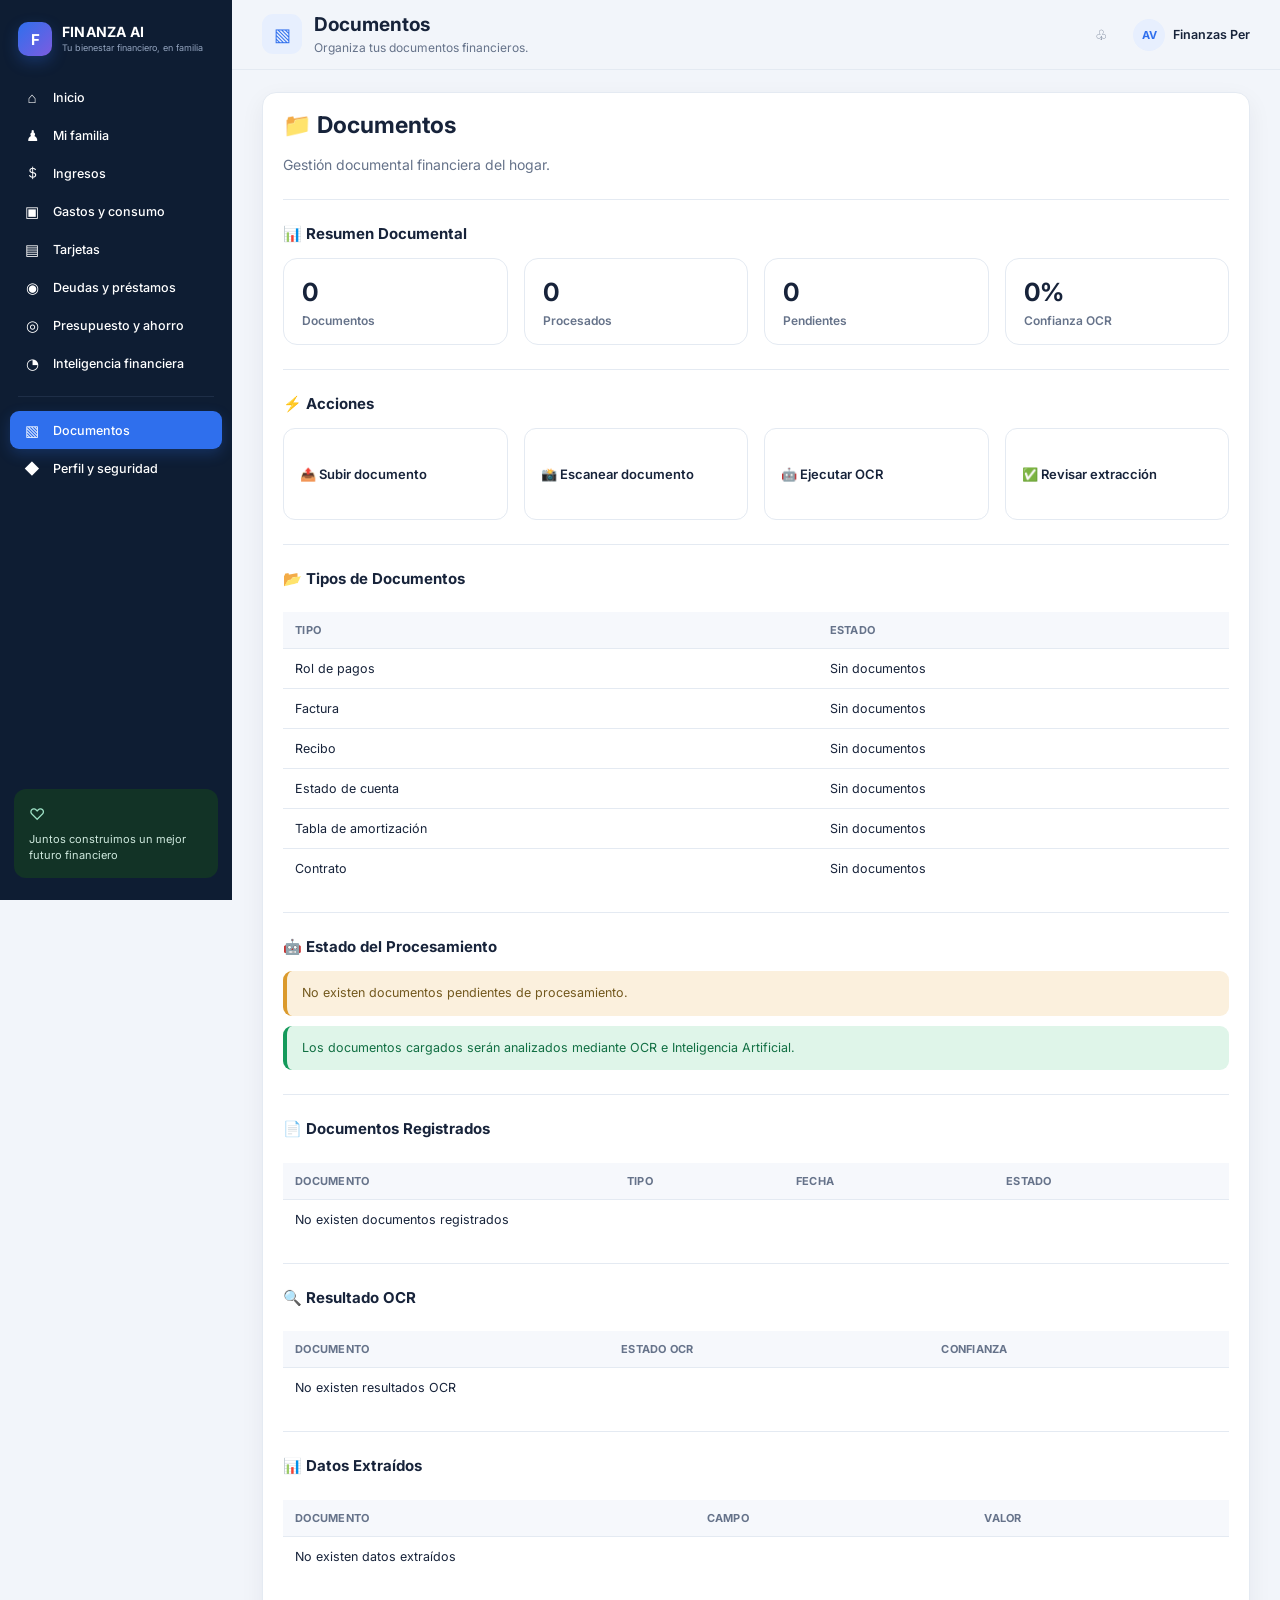
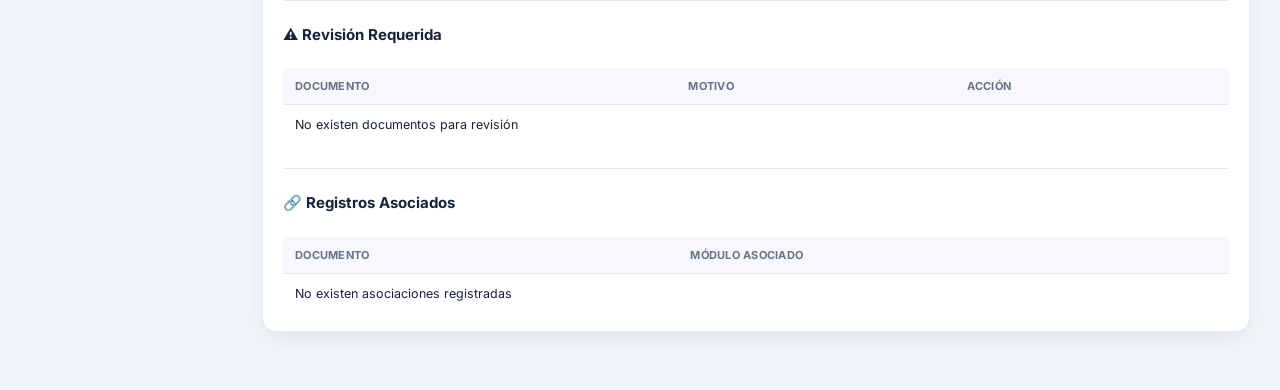
<file: documentos.html>
<!DOCTYPE html>
<html lang="es">

<head>
<meta charset="UTF-8">
<meta name="viewport" content="width=device-width, initial-scale=1.0">

<title>FINANZA AI - Documentos</title>

<style>

body{
    font-family: Arial, sans-serif;
    background:#f4f6f9;
    margin:0;
    padding:20px;
}

.card{
    background:white;
    border-radius:12px;
    padding:20px;
    max-width:1200px;
    margin:auto;
    box-shadow:0 2px 10px rgba(0,0,0,.1);
}

.stats{
    display:flex;
    flex-wrap:wrap;
    gap:15px;
}

.stat{
    background:#eef2ff;
    padding:15px;
    border-radius:10px;
    min-width:180px;
}

.value{
    font-size:28px;
    font-weight:bold;
}

.action{
    background:#dbeafe;
    padding:15px;
    border-radius:10px;
    min-width:220px;
}

.table{
    width:100%;
    border-collapse:collapse;
    margin-top:15px;
}

.table th{
    background:#eef2ff;
    padding:12px;
    text-align:left;
}

.table td{
    padding:12px;
    border-bottom:1px solid #ddd;
}

.alert{
    background:#fff7ed;
    border-left:4px solid #f59e0b;
    padding:15px;
    border-radius:8px;
    margin-bottom:10px;
}

.success{
    background:#ecfdf5;
    border-left:4px solid #10b981;
    padding:15px;
    border-radius:8px;
    margin-bottom:10px;
}

a{
    text-decoration:none;
}

hr{
    margin-top:30px;
    margin-bottom:30px;
}

</style>

<link rel="stylesheet" href="./assets/styles.css"> 
    
</head>

<body>

<div class="card">

<h1>📁 Documentos</h1>

<p>
Gestión documental financiera del hogar.
</p>

<a href="index.html">
⬅ Volver al inicio
</a>

<hr>

<h2>📊 Resumen Documental</h2>

<div class="stats">

<div class="stat">
<div class="value">0</div>
<div>Documentos</div>
</div>

<div class="stat">
<div class="value">0</div>
<div>Procesados</div>
</div>

<div class="stat">
<div class="value">0</div>
<div>Pendientes</div>
</div>

<div class="stat">
<div class="value">0%</div>
<div>Confianza OCR</div>
</div>

</div>

<hr>

<h2>⚡ Acciones</h2>

<div class="stats">

<div class="action">
📤 Subir documento
</div>

<div class="action">
📸 Escanear documento
</div>

<div class="action">
🤖 Ejecutar OCR
</div>

<div class="action">
✅ Revisar extracción
</div>

</div>

<hr>

<h2>📂 Tipos de Documentos</h2>

<table class="table">

<tr>
<th>Tipo</th>
<th>Estado</th>
</tr>

<tr>
<td>Rol de pagos</td>
<td>Sin documentos</td>
</tr>

<tr>
<td>Factura</td>
<td>Sin documentos</td>
</tr>

<tr>
<td>Recibo</td>
<td>Sin documentos</td>
</tr>

<tr>
<td>Estado de cuenta</td>
<td>Sin documentos</td>
</tr>

<tr>
<td>Tabla de amortización</td>
<td>Sin documentos</td>
</tr>

<tr>
<td>Contrato</td>
<td>Sin documentos</td>
</tr>

</table>

<hr>

<h2>🤖 Estado del Procesamiento</h2>

<div class="alert">
No existen documentos pendientes de procesamiento.
</div>

<div class="success">
Los documentos cargados serán analizados mediante OCR e Inteligencia Artificial.
</div>

<hr>

<h2>📄 Documentos Registrados</h2>

<table class="table">

<tr>
<th>Documento</th>
<th>Tipo</th>
<th>Fecha</th>
<th>Estado</th>
</tr>

<tr>
<td colspan="4">
No existen documentos registrados
</td>
</tr>

</table>

<hr>

<h2>🔍 Resultado OCR</h2>

<table class="table">

<tr>
<th>Documento</th>
<th>Estado OCR</th>
<th>Confianza</th>
</tr>

<tr>
<td colspan="3">
No existen resultados OCR
</td>
</tr>

</table>

<hr>

<h2>📊 Datos Extraídos</h2>

<table class="table">

<tr>
<th>Documento</th>
<th>Campo</th>
<th>Valor</th>
</tr>

<tr>
<td colspan="3">
No existen datos extraídos
</td>
</tr>

</table>

<hr>

<h2>⚠️ Revisión Requerida</h2>

<table class="table">

<tr>
<th>Documento</th>
<th>Motivo</th>
<th>Acción</th>
</tr>

<tr>
<td colspan="3">
No existen documentos para revisión
</td>
</tr>

</table>

<hr>

<h2>🔗 Registros Asociados</h2>

<table class="table">

<tr>
<th>Documento</th>
<th>Módulo Asociado</th>
</tr>

<tr>
<td colspan="2">
No existen asociaciones registradas
</td>
</tr>

</table>

</div>

<script src="./assets/layout.js"></script>
    
</body>
</html>
</file>
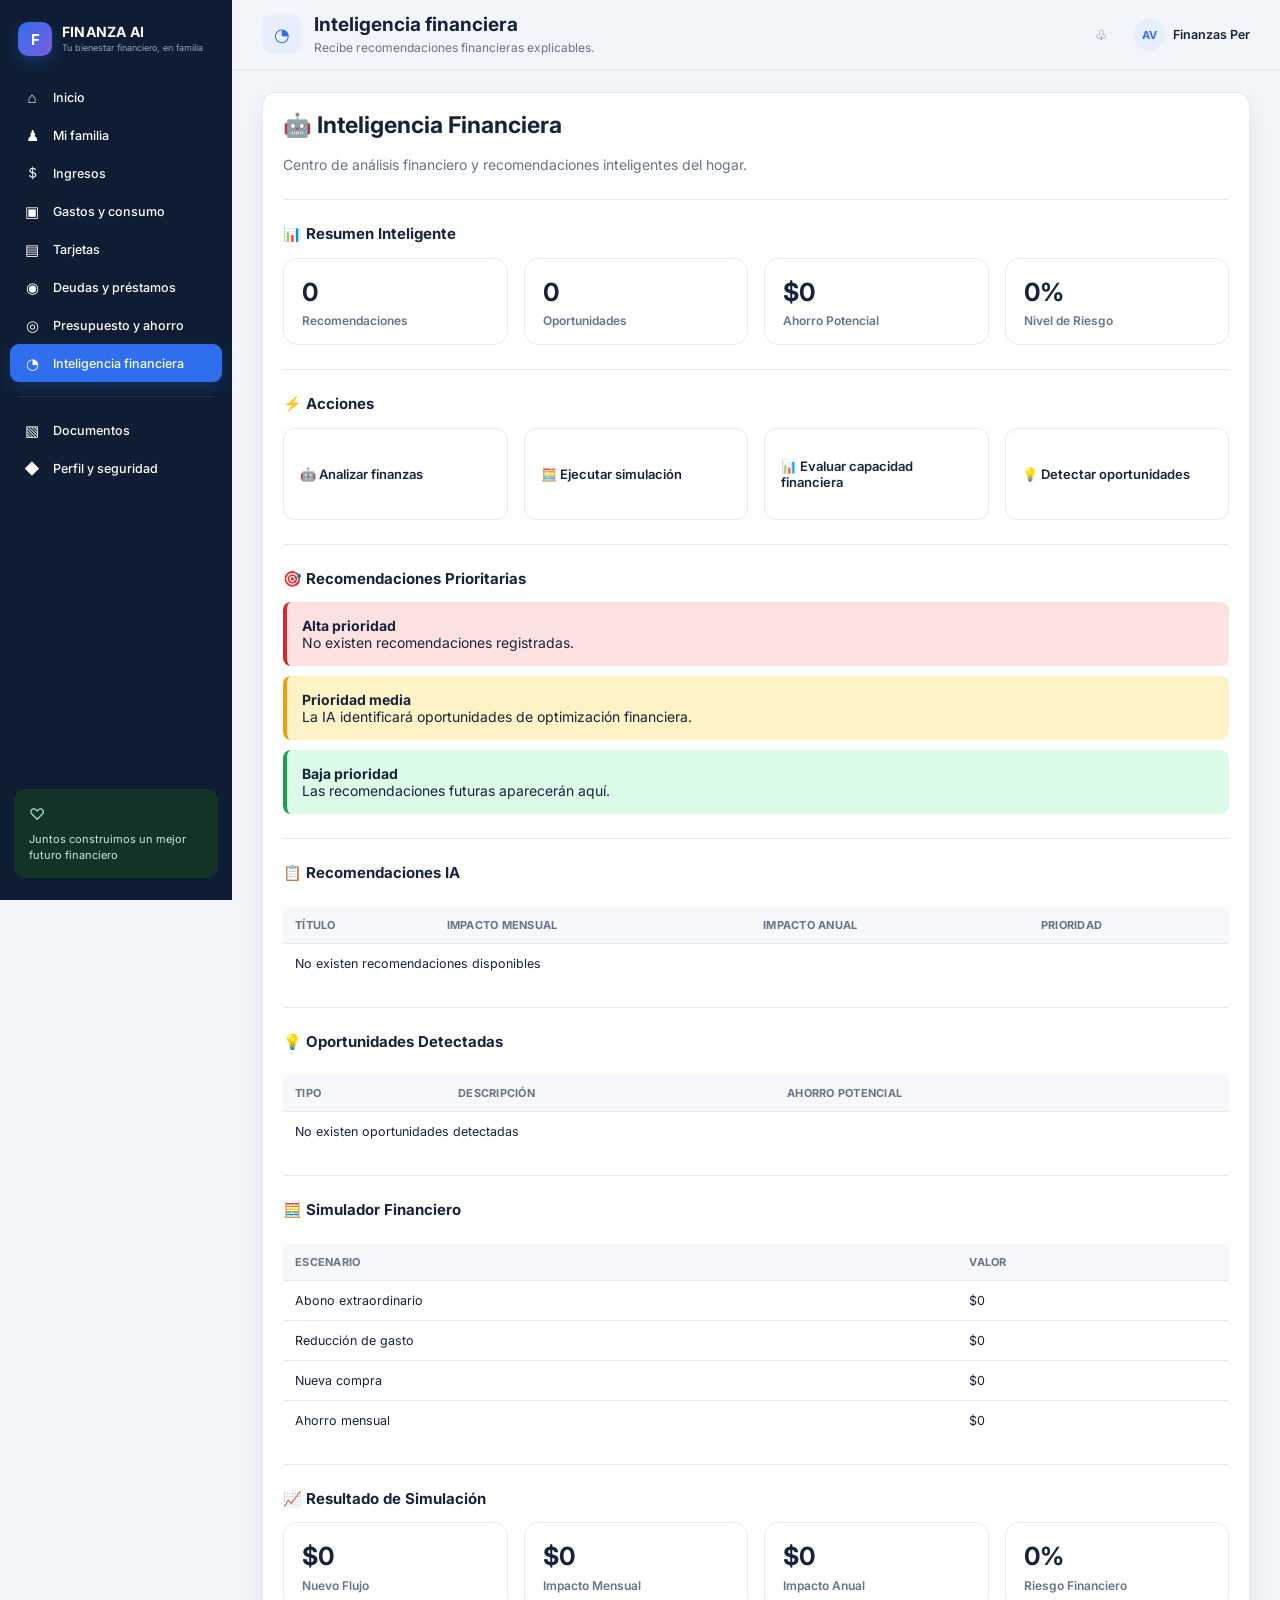
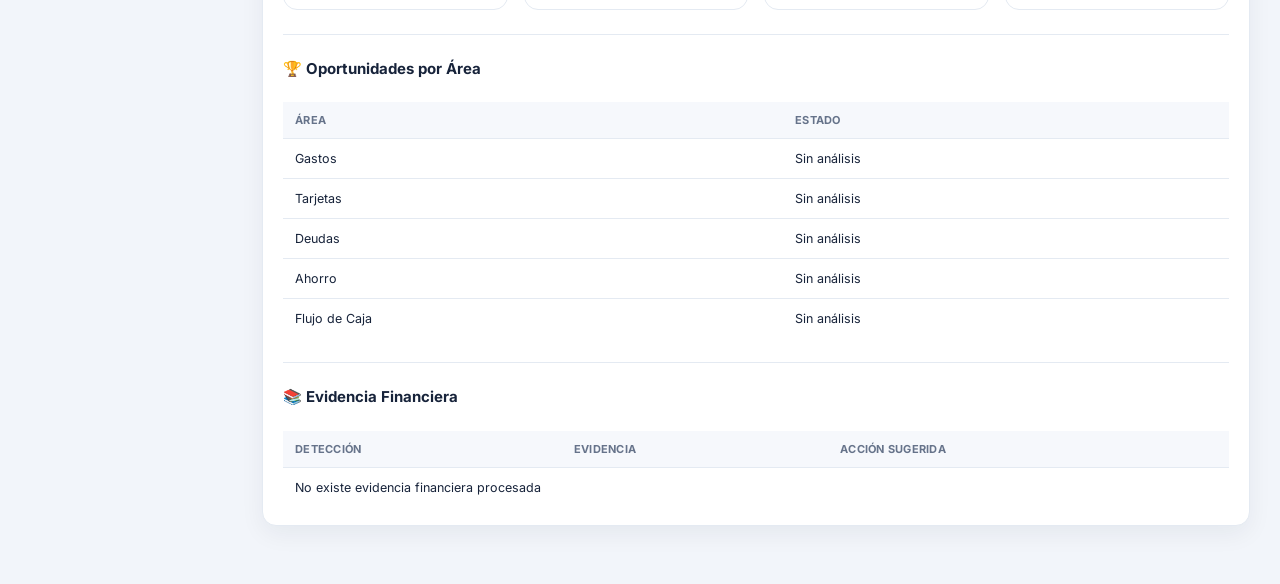
<file: inteligencia financiera.html>
<!DOCTYPE html>
<html lang="es">

<head>
<meta charset="UTF-8">
<meta name="viewport" content="width=device-width, initial-scale=1.0">

<title>FINANZA AI - Inteligencia Financiera</title>

<style>

body{
    font-family: Arial, sans-serif;
    background:#f4f6f9;
    margin:0;
    padding:20px;
}

.card{
    background:white;
    border-radius:12px;
    padding:20px;
    max-width:1200px;
    margin:auto;
    box-shadow:0 2px 10px rgba(0,0,0,.1);
}

.stats{
    display:flex;
    flex-wrap:wrap;
    gap:15px;
}

.stat{
    background:#eef2ff;
    padding:15px;
    border-radius:10px;
    min-width:180px;
}

.value{
    font-size:28px;
    font-weight:bold;
}

.action{
    background:#dbeafe;
    padding:15px;
    border-radius:10px;
    min-width:220px;
}

.table{
    width:100%;
    border-collapse:collapse;
    margin-top:15px;
}

.table th{
    background:#eef2ff;
    padding:12px;
    text-align:left;
}

.table td{
    padding:12px;
    border-bottom:1px solid #ddd;
}

.priority-high{
    background:#fee2e2;
    border-left:4px solid #dc2626;
    padding:15px;
    border-radius:8px;
    margin-bottom:10px;
}

.priority-medium{
    background:#fef3c7;
    border-left:4px solid #f59e0b;
    padding:15px;
    border-radius:8px;
    margin-bottom:10px;
}

.priority-low{
    background:#dcfce7;
    border-left:4px solid #16a34a;
    padding:15px;
    border-radius:8px;
    margin-bottom:10px;
}

a{
    text-decoration:none;
}

hr{
    margin-top:30px;
    margin-bottom:30px;
}

</style>

<link rel="stylesheet" href="./assets/styles.css">
    
</head>

<body>

<div class="card">

<h1>🤖 Inteligencia Financiera</h1>

<p>
Centro de análisis financiero y recomendaciones inteligentes del hogar.
</p>

<a href="index.html">
⬅ Volver al inicio
</a>

<hr>

<h2>📊 Resumen Inteligente</h2>

<div class="stats">

<div class="stat">
<div class="value">0</div>
<div>Recomendaciones</div>
</div>

<div class="stat">
<div class="value">0</div>
<div>Oportunidades</div>
</div>

<div class="stat">
<div class="value">$0</div>
<div>Ahorro Potencial</div>
</div>

<div class="stat">
<div class="value">0%</div>
<div>Nivel de Riesgo</div>
</div>

</div>

<hr>

<h2>⚡ Acciones</h2>

<div class="stats">

<div class="action">
🤖 Analizar finanzas
</div>

<div class="action">
🧮 Ejecutar simulación
</div>

<div class="action">
📊 Evaluar capacidad financiera
</div>

<div class="action">
💡 Detectar oportunidades
</div>

</div>

<hr>

<h2>🎯 Recomendaciones Prioritarias</h2>

<div class="priority-high">
<strong>Alta prioridad</strong><br>
No existen recomendaciones registradas.
</div>

<div class="priority-medium">
<strong>Prioridad media</strong><br>
La IA identificará oportunidades de optimización financiera.
</div>

<div class="priority-low">
<strong>Baja prioridad</strong><br>
Las recomendaciones futuras aparecerán aquí.
</div>

<hr>

<h2>📋 Recomendaciones IA</h2>

<table class="table">

<tr>
<th>Título</th>
<th>Impacto Mensual</th>
<th>Impacto Anual</th>
<th>Prioridad</th>
</tr>

<tr>
<td colspan="4">
No existen recomendaciones disponibles
</td>
</tr>

</table>

<hr>

<h2>💡 Oportunidades Detectadas</h2>

<table class="table">

<tr>
<th>Tipo</th>
<th>Descripción</th>
<th>Ahorro Potencial</th>
</tr>

<tr>
<td colspan="3">
No existen oportunidades detectadas
</td>
</tr>

</table>

<hr>

<h2>🧮 Simulador Financiero</h2>

<table class="table">

<tr>
<th>Escenario</th>
<th>Valor</th>
</tr>

<tr>
<td>Abono extraordinario</td>
<td>$0</td>
</tr>

<tr>
<td>Reducción de gasto</td>
<td>$0</td>
</tr>

<tr>
<td>Nueva compra</td>
<td>$0</td>
</tr>

<tr>
<td>Ahorro mensual</td>
<td>$0</td>
</tr>

</table>

<hr>

<h2>📈 Resultado de Simulación</h2>

<div class="stats">

<div class="stat">
<div class="value">$0</div>
<div>Nuevo Flujo</div>
</div>

<div class="stat">
<div class="value">$0</div>
<div>Impacto Mensual</div>
</div>

<div class="stat">
<div class="value">$0</div>
<div>Impacto Anual</div>
</div>

<div class="stat">
<div class="value">0%</div>
<div>Riesgo Financiero</div>
</div>

</div>

<hr>

<h2>🏆 Oportunidades por Área</h2>

<table class="table">

<tr>
<th>Área</th>
<th>Estado</th>
</tr>

<tr>
<td>Gastos</td>
<td>Sin análisis</td>
</tr>

<tr>
<td>Tarjetas</td>
<td>Sin análisis</td>
</tr>

<tr>
<td>Deudas</td>
<td>Sin análisis</td>
</tr>

<tr>
<td>Ahorro</td>
<td>Sin análisis</td>
</tr>

<tr>
<td>Flujo de Caja</td>
<td>Sin análisis</td>
</tr>

</table>

<hr>

<h2>📚 Evidencia Financiera</h2>

<table class="table">

<tr>
<th>Detección</th>
<th>Evidencia</th>
<th>Acción Sugerida</th>
</tr>

<tr>
<td colspan="3">
No existe evidencia financiera procesada
</td>
</tr>

</table>

</div>

<script src="./assets/layout.js"></script>
    
</body>

</html>
</file>
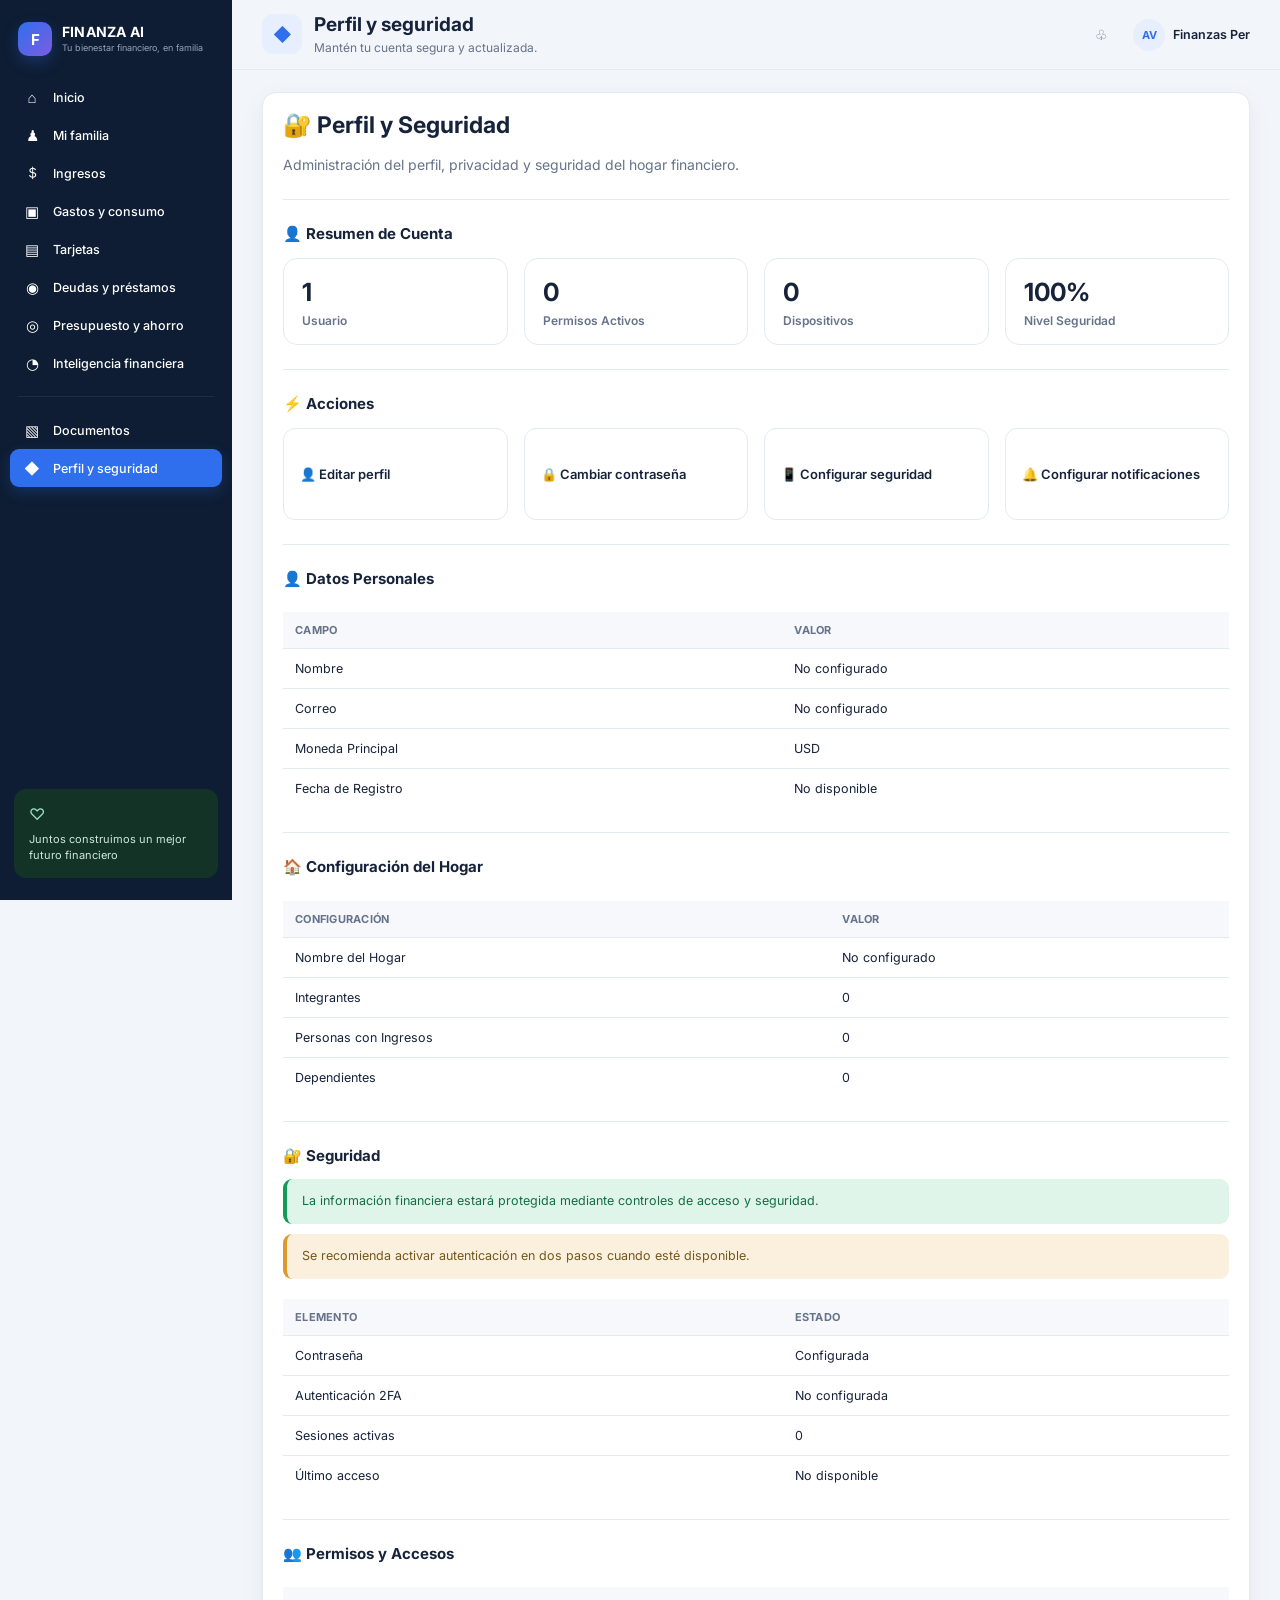
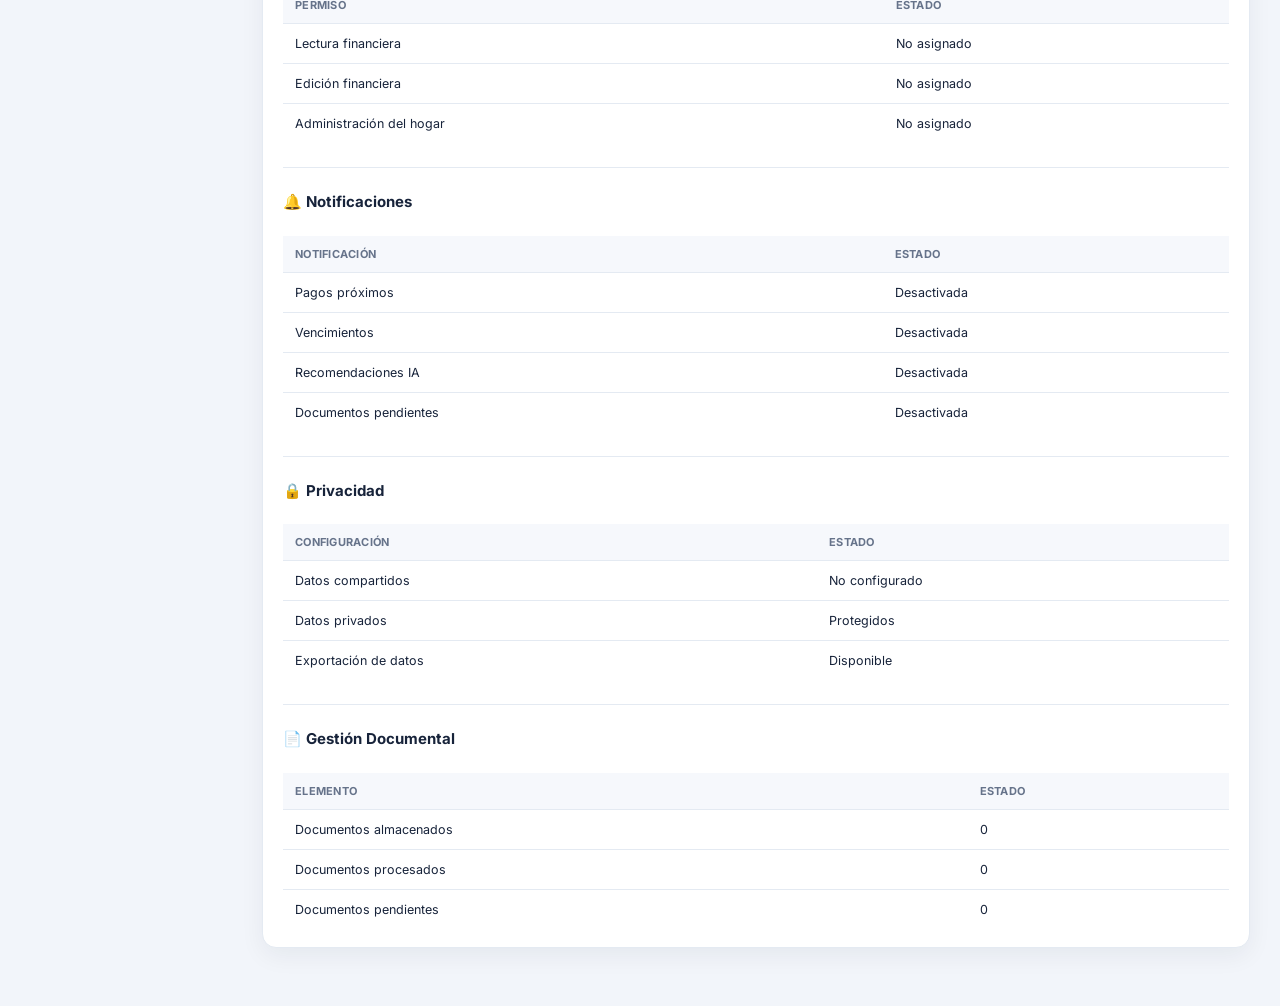
<file: perfil y seguridad.html>
<!DOCTYPE html>
<html lang="es">

<head>
<meta charset="UTF-8">
<meta name="viewport" content="width=device-width, initial-scale=1.0">

<title>FINANZA AI - Perfil y Seguridad</title>

<style>

body{
    font-family: Arial, sans-serif;
    background:#f4f6f9;
    margin:0;
    padding:20px;
}

.card{
    background:white;
    border-radius:12px;
    padding:20px;
    max-width:1200px;
    margin:auto;
    box-shadow:0 2px 10px rgba(0,0,0,.1);
}

.stats{
    display:flex;
    flex-wrap:wrap;
    gap:15px;
}

.stat{
    background:#eef2ff;
    padding:15px;
    border-radius:10px;
    min-width:180px;
}

.value{
    font-size:28px;
    font-weight:bold;
}

.action{
    background:#dbeafe;
    padding:15px;
    border-radius:10px;
    min-width:220px;
}

.table{
    width:100%;
    border-collapse:collapse;
    margin-top:15px;
}

.table th{
    background:#eef2ff;
    padding:12px;
    text-align:left;
}

.table td{
    padding:12px;
    border-bottom:1px solid #ddd;
}

.success{
    background:#ecfdf5;
    border-left:4px solid #10b981;
    padding:15px;
    border-radius:8px;
    margin-bottom:10px;
}

.warning{
    background:#fff7ed;
    border-left:4px solid #f59e0b;
    padding:15px;
    border-radius:8px;
    margin-bottom:10px;
}

hr{
    margin-top:30px;
    margin-bottom:30px;
}

a{
    text-decoration:none;
}

</style>

<link rel="stylesheet" href="./assets/styles.css">

</head>

<body>

<div class="card">

<h1>🔐 Perfil y Seguridad</h1>

<p>
Administración del perfil, privacidad y seguridad del hogar financiero.
</p>

<a href="index.html">
⬅ Volver al inicio
</a>

<hr>

<h2>👤 Resumen de Cuenta</h2>

<div class="stats">

<div class="stat">
<div class="value">1</div>
<div>Usuario</div>
</div>

<div class="stat">
<div class="value">0</div>
<div>Permisos Activos</div>
</div>

<div class="stat">
<div class="value">0</div>
<div>Dispositivos</div>
</div>

<div class="stat">
<div class="value">100%</div>
<div>Nivel Seguridad</div>
</div>

</div>

<hr>

<h2>⚡ Acciones</h2>

<div class="stats">

<div class="action">
👤 Editar perfil
</div>

<div class="action">
🔒 Cambiar contraseña
</div>

<div class="action">
📱 Configurar seguridad
</div>

<div class="action">
🔔 Configurar notificaciones
</div>

</div>

<hr>

<h2>👤 Datos Personales</h2>

<table class="table">

<tr>
<th>Campo</th>
<th>Valor</th>
</tr>

<tr>
<td>Nombre</td>
<td>No configurado</td>
</tr>

<tr>
<td>Correo</td>
<td>No configurado</td>
</tr>

<tr>
<td>Moneda Principal</td>
<td>USD</td>
</tr>

<tr>
<td>Fecha de Registro</td>
<td>No disponible</td>
</tr>

</table>

<hr>

<h2>🏠 Configuración del Hogar</h2>

<table class="table">

<tr>
<th>Configuración</th>
<th>Valor</th>
</tr>

<tr>
<td>Nombre del Hogar</td>
<td>No configurado</td>
</tr>

<tr>
<td>Integrantes</td>
<td>0</td>
</tr>

<tr>
<td>Personas con Ingresos</td>
<td>0</td>
</tr>

<tr>
<td>Dependientes</td>
<td>0</td>
</tr>

</table>

<hr>

<h2>🔐 Seguridad</h2>

<div class="success">
La información financiera estará protegida mediante controles de acceso y seguridad.
</div>

<div class="warning">
Se recomienda activar autenticación en dos pasos cuando esté disponible.
</div>

<table class="table">

<tr>
<th>Elemento</th>
<th>Estado</th>
</tr>

<tr>
<td>Contraseña</td>
<td>Configurada</td>
</tr>

<tr>
<td>Autenticación 2FA</td>
<td>No configurada</td>
</tr>

<tr>
<td>Sesiones activas</td>
<td>0</td>
</tr>

<tr>
<td>Último acceso</td>
<td>No disponible</td>
</tr>

</table>

<hr>

<h2>👥 Permisos y Accesos</h2>

<table class="table">

<tr>
<th>Permiso</th>
<th>Estado</th>
</tr>

<tr>
<td>Lectura financiera</td>
<td>No asignado</td>
</tr>

<tr>
<td>Edición financiera</td>
<td>No asignado</td>
</tr>

<tr>
<td>Administración del hogar</td>
<td>No asignado</td>
</tr>

</table>

<hr>

<h2>🔔 Notificaciones</h2>

<table class="table">

<tr>
<th>Notificación</th>
<th>Estado</th>
</tr>

<tr>
<td>Pagos próximos</td>
<td>Desactivada</td>
</tr>

<tr>
<td>Vencimientos</td>
<td>Desactivada</td>
</tr>

<tr>
<td>Recomendaciones IA</td>
<td>Desactivada</td>
</tr>

<tr>
<td>Documentos pendientes</td>
<td>Desactivada</td>
</tr>

</table>

<hr>

<h2>🔒 Privacidad</h2>

<table class="table">

<tr>
<th>Configuración</th>
<th>Estado</th>
</tr>

<tr>
<td>Datos compartidos</td>
<td>No configurado</td>
</tr>

<tr>
<td>Datos privados</td>
<td>Protegidos</td>
</tr>

<tr>
<td>Exportación de datos</td>
<td>Disponible</td>
</tr>

</table>

<hr>

<h2>📄 Gestión Documental</h2>

<table class="table">

<tr>
<th>Elemento</th>
<th>Estado</th>
</tr>

<tr>
<td>Documentos almacenados</td>
<td>0</td>
</tr>

<tr>
<td>Documentos procesados</td>
<td>0</td>
</tr>

<tr>
<td>Documentos pendientes</td>
<td>0</td>
</tr>

</table>

</div>

<script src="./assets/layout.js"></script>
    
</body>
</html>
</file>
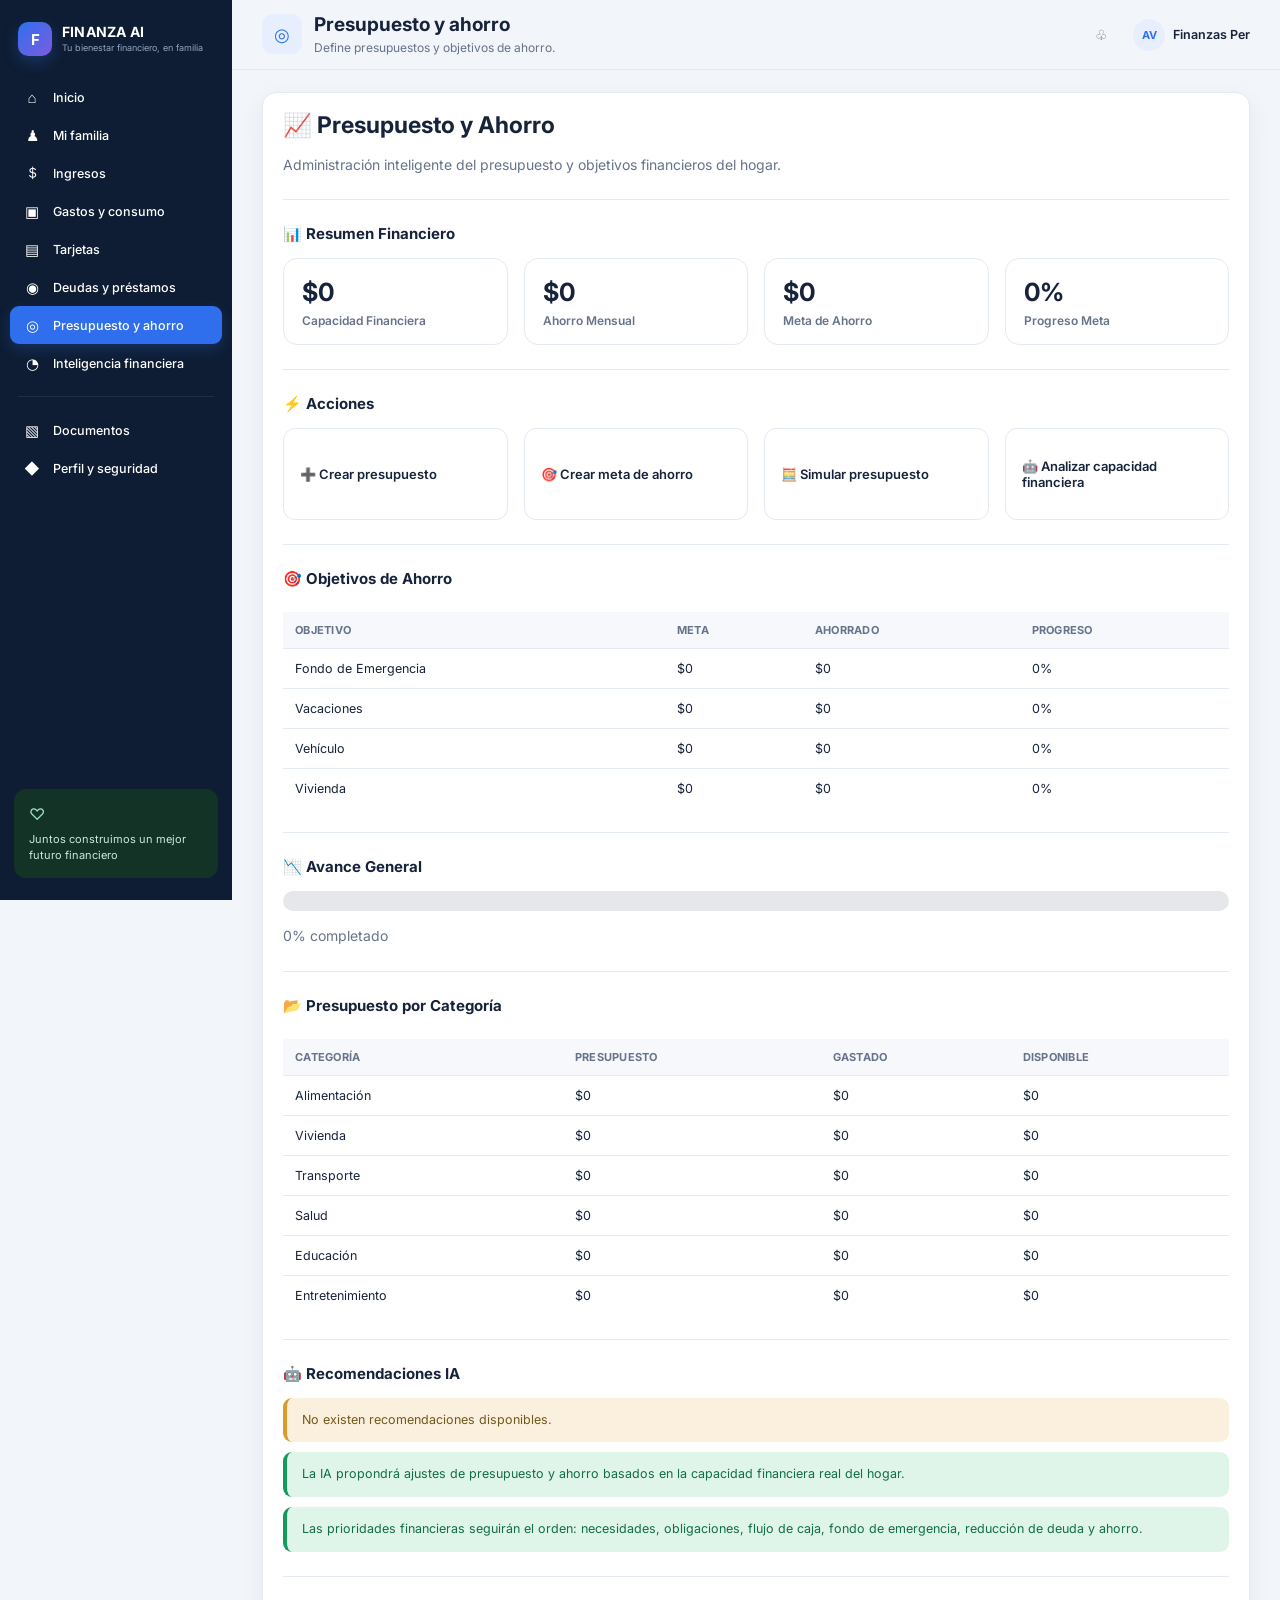
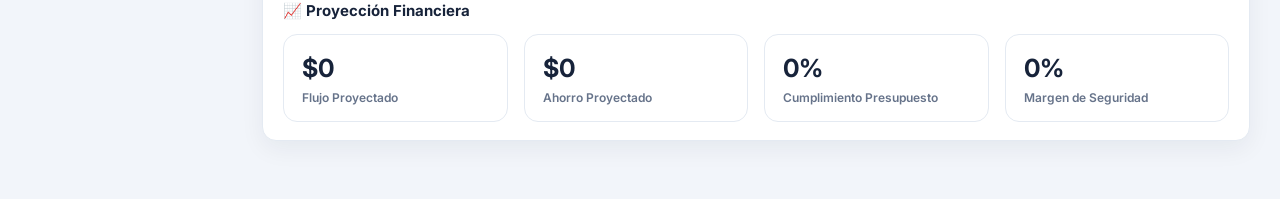
<file: presupuesto y ahorro.html>
<!DOCTYPE html>
<html lang="es">

<head>
<meta charset="UTF-8">
<meta name="viewport" content="width=device-width, initial-scale=1.0">

<title>FINANZA AI - Presupuesto y Ahorro</title>

<style>

body{
    font-family: Arial, sans-serif;
    background:#f4f6f9;
    margin:0;
    padding:20px;
}

.card{
    background:white;
    border-radius:12px;
    padding:20px;
    max-width:1200px;
    margin:auto;
    box-shadow:0 2px 10px rgba(0,0,0,.1);
}

.stats{
    display:flex;
    flex-wrap:wrap;
    gap:15px;
}

.stat{
    background:#eef2ff;
    padding:15px;
    border-radius:10px;
    min-width:180px;
}

.value{
    font-size:28px;
    font-weight:bold;
}

.action{
    background:#dbeafe;
    padding:15px;
    border-radius:10px;
    min-width:220px;
}

.table{
    width:100%;
    border-collapse:collapse;
    margin-top:15px;
}

.table th{
    background:#eef2ff;
    padding:12px;
    text-align:left;
}

.table td{
    padding:12px;
    border-bottom:1px solid #ddd;
}

.alert{
    background:#fff7ed;
    border-left:4px solid #f97316;
    padding:15px;
    border-radius:8px;
    margin-bottom:10px;
}

.success{
    background:#ecfdf5;
    border-left:4px solid #10b981;
    padding:15px;
    border-radius:8px;
    margin-bottom:10px;
}

.progress{
    background:#e5e7eb;
    border-radius:10px;
    height:20px;
    overflow:hidden;
}

.progress-bar{
    width:0%;
    height:20px;
    background:#10b981;
}

a{
    text-decoration:none;
}

hr{
    margin-top:30px;
    margin-bottom:30px;
}

</style>

<link rel="stylesheet" href="./assets/styles.css">

</head>

<body>

<div class="card">

<h1>📈 Presupuesto y Ahorro</h1>

<p>
Administración inteligente del presupuesto y objetivos financieros del hogar.
</p>

<a href="index.html">
⬅ Volver al inicio
</a>

<hr>

<h2>📊 Resumen Financiero</h2>

<div class="stats">

<div class="stat">
<div class="value">$0</div>
<div>Capacidad Financiera</div>
</div>

<div class="stat">
<div class="value">$0</div>
<div>Ahorro Mensual</div>
</div>

<div class="stat">
<div class="value">$0</div>
<div>Meta de Ahorro</div>
</div>

<div class="stat">
<div class="value">0%</div>
<div>Progreso Meta</div>
</div>

</div>

<hr>

<h2>⚡ Acciones</h2>

<div class="stats">

<div class="action">
➕ Crear presupuesto
</div>

<div class="action">
🎯 Crear meta de ahorro
</div>

<div class="action">
🧮 Simular presupuesto
</div>

<div class="action">
🤖 Analizar capacidad financiera
</div>

</div>

<hr>

<h2>🎯 Objetivos de Ahorro</h2>

<table class="table">

<tr>
<th>Objetivo</th>
<th>Meta</th>
<th>Ahorrado</th>
<th>Progreso</th>
</tr>

<tr>
<td>Fondo de Emergencia</td>
<td>$0</td>
<td>$0</td>
<td>0%</td>
</tr>

<tr>
<td>Vacaciones</td>
<td>$0</td>
<td>$0</td>
<td>0%</td>
</tr>

<tr>
<td>Vehículo</td>
<td>$0</td>
<td>$0</td>
<td>0%</td>
</tr>

<tr>
<td>Vivienda</td>
<td>$0</td>
<td>$0</td>
<td>0%</td>
</tr>

</table>

<hr>

<h2>📉 Avance General</h2>

<div class="progress">
<div class="progress-bar"></div>
</div>

<p>
0% completado
</p>

<hr>

<h2>📂 Presupuesto por Categoría</h2>

<table class="table">

<tr>
<th>Categoría</th>
<th>Presupuesto</th>
<th>Gastado</th>
<th>Disponible</th>
</tr>

<tr>
<td>Alimentación</td>
<td>$0</td>
<td>$0</td>
<td>$0</td>
</tr>

<tr>
<td>Vivienda</td>
<td>$0</td>
<td>$0</td>
<td>$0</td>
</tr>

<tr>
<td>Transporte</td>
<td>$0</td>
<td>$0</td>
<td>$0</td>
</tr>

<tr>
<td>Salud</td>
<td>$0</td>
<td>$0</td>
<td>$0</td>
</tr>

<tr>
<td>Educación</td>
<td>$0</td>
<td>$0</td>
<td>$0</td>
</tr>

<tr>
<td>Entretenimiento</td>
<td>$0</td>
<td>$0</td>
<td>$0</td>
</tr>

</table>

<hr>

<h2>🤖 Recomendaciones IA</h2>

<div class="alert">
No existen recomendaciones disponibles.
</div>

<div class="success">
La IA propondrá ajustes de presupuesto y ahorro basados en la capacidad financiera real del hogar.
</div>

<div class="success">
Las prioridades financieras seguirán el orden: necesidades, obligaciones, flujo de caja, fondo de emergencia, reducción de deuda y ahorro.
</div>

<hr>

<h2>📈 Proyección Financiera</h2>

<div class="stats">

<div class="stat">
<div class="value">$0</div>
<div>Flujo Proyectado</div>
</div>

<div class="stat">
<div class="value">$0</div>
<div>Ahorro Proyectado</div>
</div>

<div class="stat">
<div class="value">0%</div>
<div>Cumplimiento Presupuesto</div>
</div>

<div class="stat">
<div class="value">0%</div>
<div>Margen de Seguridad</div>
</div>

</div>

</div>

<script src="./assets/layout.js"></script>
    
</body>
</html>
</file>
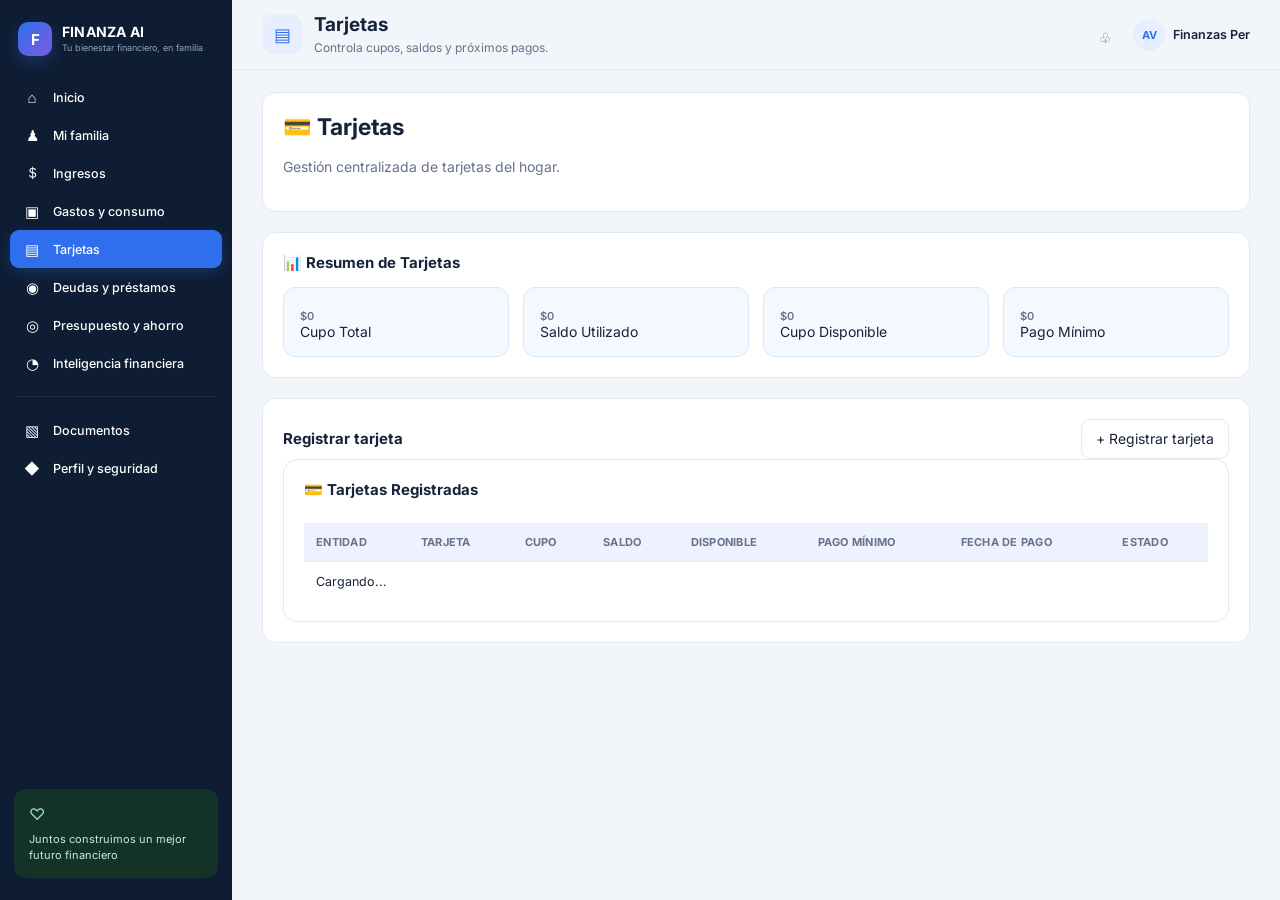
<file: tarjetas.html>
<!DOCTYPE html>
<html lang="es">

<head>
<meta charset="UTF-8">
<meta name="viewport" content="width=device-width, initial-scale=1.0">

<title>FINANZA AI - Tarjetas</title>
<link rel="stylesheet" href="./assets/styles.css">
<style>
.cards-dashboard{
  width:100%;
  min-width:0;
  display:flex;
  flex-direction:column;
  gap:20px;
}
.cards-section{
  padding:20px;
  border:1px solid #e4eaf2;
  border-radius:14px;
  background:#fff;
}

.cards-stats{
  display:grid;
  grid-template-columns:repeat(4, minmax(0, 1fr));
  gap:14px;
}

.cards-stat{
  min-width:0;
  padding:16px;
  border:1px solid #dce7f7;
  border-radius:12px;
  background:#f4f9ff;
}

.cards-stat-value{
   margin-top:5px;
  color:#66738a;
  font-size:11px;
  font-weight:600;
}
  color:#17233a;
  font-size:28px;
  font-weight:700;
}

.table{
  width:100%;
  border-collapse:collapse;
}

.table th{
  background:#eef2ff;
  padding:12px;
  text-align:left;
}

.table td{
  padding:12px;
  border-bottom:1px solid #ddd;
}

input,
select{
  width:100%;
  max-width:400px;
  padding:10px;
  border:1px solid #ddd;
  border-radius:6px;
}

button{
  background:#2563eb;
  color:white;
  border:none;
  padding:12px 20px;
  border-radius:6px;
  cursor:pointer;
}

button:hover{
  background:#1d4ed8;
}

#mensaje{
  margin-top:15px;
  color:green;
  font-weight:bold;
}
  .cards-form-grid{
  display:grid;
  grid-template-columns:repeat(2, minmax(0, 1fr));
  gap:14px;
}

.cards-form-field{
  min-width:0;
}

.cards-form-field.full{
  grid-column:1 / -1;
}

.cards-form-field label{
  display:block;
  margin-bottom:6px;
  color:#17233a;
  font-size:11px;
  font-weight:700;
}

.cards-form-field input,
.cards-form-field select{
  width:100%;
  max-width:none;
  box-sizing:border-box;
}

.cards-form-actions{
  display:flex;
  align-items:center;
  gap:10px;
  margin-top:16px;
}
.cards-section-header{
  display:flex;
  align-items:center;
  justify-content:space-between;
  gap:14px;
}

.cards-section-header h2{
  margin:0;
}

.cards-form-panel{
  display:none;
  margin-top:18px;
  padding-top:18px;
  border-top:1px solid #e4eaf2;
}

.cards-form-panel.open{
  display:block;
}

.payment-date{
  display:inline-flex;
  align-items:center;
  padding:5px 9px;
  border-radius:999px;
  font-size:10px;
  font-weight:700;
  white-space:nowrap;
}

.payment-date-overdue{
  border:1px solid #fecaca;
  background:#fef2f2;
  color:#b91c1c;
}

.payment-date-urgent{
  border:1px solid #fed7aa;
  background:#fff7ed;
  color:#c2410c;
}

.payment-date-warning{
  border:1px solid #fde68a;
  background:#fffbeb;
  color:#a16207;
}

.payment-date-safe{
  border:1px solid #bbf7d0;
  background:#f0fdf4;
  color:#15803d;
}

.payment-date-empty{
  border:1px solid #e2e8f0;
  background:#f8fafc;
  color:#64748b;
}

.payment-date-wrap{
  display:flex;
  flex-direction:column;
  align-items:flex-start;
  gap:5px;
}

.payment-date-value{
  color:#66738a;
  font-size:10px;
  font-weight:600;
  white-space:nowrap;
}
.payment-status{
  display:inline-flex;
  align-items:center;
  padding:5px 9px;
  border-radius:999px;
  font-size:10px;
  font-weight:700;
  white-space:nowrap;
}

.payment-status-pending{
  border:1px solid #fed7aa;
  background:#fff7ed;
  color:#c2410c;
}

.payment-status-partial{
  border:1px solid #fde68a;
  background:#fffbeb;
  color:#a16207;
}

.payment-status-paid{
  border:1px solid #bbf7d0;
  background:#f0fdf4;
  color:#15803d;
}  
@media (max-width:900px){
  .cards-stats{
    grid-template-columns:repeat(2, minmax(0, 1fr));
  }
}

@media (max-width:520px){
  .cards-stats,
  .cards-form-grid{
    grid-template-columns:1fr;
  }

  .cards-form-field.full{
    grid-column:auto;
  }
}
</style>
</head>

<body>

<div class="cards-dashboard">

<div class="cards-section">

<h1>💳 Tarjetas</h1>

<p>
Gestión centralizada de tarjetas del hogar.
</p>
</div>

<div class="cards-section">

<h2>📊 Resumen de Tarjetas</h2>

<div class="cards-stats">

<div class="cards-stat">
<div class="cards-stat-value" id="cupoTotal">$0</div>
<div class="cards-stat-label">Cupo Total</div>
</div>

<div class="cards-stat">
<div class="cards-stat-value" id="saldoUtilizado">$0</div>
<div class="cards-stat-label">Saldo Utilizado</div>
</div>

<div class="cards-stat">
<div class="cards-stat-value" id="cupoDisponible">$0</div>
<div class="cards-stat-label">Cupo Disponible</div>
</div>

<div class="cards-stat">
<div class="cards-stat-value" id="pagoMinimo">$0</div>
<div class="cards-stat-label">Pago Mínimo</div>
</div>

</div>

</div>

<div class="cards-section">

<div class="cards-section-header">
  <h2>Registrar tarjeta</h2>

  <button
    type="button"
    class="secondary-button"
    id="toggleCardForm"
    aria-controls="cardFormPanel"
    aria-expanded="false">
    + Registrar tarjeta
  </button>
</div>

<div
  class="cards-form-panel"
  id="cardFormPanel">

  <form id="formTarjeta">

  <div class="cards-form-grid">

    <div class="cards-form-field">
      <label for="entidad_financiera">
        Entidad financiera
      </label>
      <input
        type="text"
        id="entidad_financiera"
        placeholder="Ej. Banco Pichincha"
        required>
    </div>

    <div class="cards-form-field">
      <label for="nombre_tarjeta">
        Nombre de la tarjeta
      </label>
      <input
        type="text"
        id="nombre_tarjeta"
        placeholder="Ej. Visa"
        required>
    </div>

    <div class="cards-form-field">
      <label for="titular">
        Titular
      </label>
      <input
        type="text"
        id="titular"
        placeholder="Nombre del titular"
        required>
    </div>

    <div class="cards-form-field">
      <label for="cupo">
        Cupo total
      </label>
      <input
        type="number"
        id="cupo"
        min="0"
        step="0.01"
        placeholder="0.00"
        required>
    </div>

    <div class="cards-form-field">
      <label for="saldo_actual">
        Saldo utilizado
      </label>
      <input
        type="number"
        id="saldo_actual"
        min="0"
        step="0.01"
        placeholder="0.00"
        required>
    </div>

    <div class="cards-form-field">
      <label for="cupo_disponible">
        Cupo disponible
      </label>
      <input
        type="number"
        id="cupo_disponible"
        min="0"
        step="0.01"
        placeholder="0.00"
        readonly
        required>
    </div>

    <div class="cards-form-field">
      <label for="pago_minimo">
        Pago mínimo
      </label>
      <input
        type="number"
        id="pago_minimo"
        min="0"
        step="0.01"
        placeholder="0.00"
        required>
    </div>

    <div class="cards-form-field">
      <label for="pago_total">
        Pago total del estado de cuenta
      </label>
      <input
        type="number"
        id="pago_total"
        min="0"
        step="0.01"
        placeholder="0.00"
        required>
    </div>

    <div class="cards-form-field">
      <label for="fecha_corte">
        Fecha de corte
      </label>
      <input
        type="date"
        id="fecha_corte">
    </div>

    <div class="cards-form-field">
      <label for="fecha_pago">
        Fecha máxima de pago
      </label>
      <input
        type="date"
        id="fecha_pago">
    </div>

    <div class="cards-form-field">
      <label for="tasa_interes">
        Tasa de interés anual (%)
      </label>
      <input
        type="number"
        id="tasa_interes"
        min="0"
        max="100"
        step="0.01"
        placeholder="Ej. 15.50">
    </div>
<div class="cards-form-field">
  <label for="estado_pago">
    Estado de pago
  </label>

  <select id="estado_pago" required>
    <option value="pendiente">
      Pendiente
    </option>

    <option value="parcial">
      Pago parcial
    </option>

    <option value="pagada">
      Pagada
    </option>
  </select>
</div>
  </div>

  <div class="cards-form-actions">
    <button type="submit">
      Guardar tarjeta
    </button>
  </div>

</form>

<div
  id="mensaje"
  role="status"
  aria-live="polite">
</div>

</div>

<div class="cards-section">

<h2>💳 Tarjetas Registradas</h2>

<table class="table">

<thead>
<tr>
  <th>Entidad</th>
  <th>Tarjeta</th>
  <th>Cupo</th>
  <th>Saldo</th>
  <th>Disponible</th>
  <th>Pago mínimo</th>
  <th>Fecha de pago</th>
  <th>Estado</th>
</tr>
</thead>

<tbody id="tablaTarjetas">

<tr>
<td colspan="8">
  Cargando...
</td>
</tr>

</tbody>

</table>

</div>

</div>

<script>

let hogarActualId = null;

const moneda = new Intl.NumberFormat("es-EC", {
  style: "currency",
  currency: "USD",
  minimumFractionDigits: 2
});

function obtenerEstadoPago(valor) {
  const estado = String(valor || "pendiente")
    .trim()
    .toLowerCase();

  if (estado === "pagada") {
    return {
      clase: "payment-status-paid",
      texto: "Pagada"
    };
  }

  if (estado === "parcial") {
    return {
      clase: "payment-status-partial",
      texto: "Pago parcial"
    };
  }

  return {
    clase: "payment-status-pending",
    texto: "Pendiente"
  };
}
  
function obtenerEstadoVencimiento(
  valor,
  estadoPago
) {
  const estado = String(
    estadoPago || "pendiente"
  )
    .trim()
    .toLowerCase();

  if (estado === "pagada") {
    return {
      clase: "payment-date-safe",
      texto: "Pago realizado"
    };
  }

  if (!valor) {
    return {
      clase: "payment-date-empty",
      texto: "Sin definir"
    };
  }

  const partes = String(valor).split("-");

  if (partes.length !== 3) {
    return {
      clase: "payment-date-empty",
      texto: "Fecha inválida"
    };
  }

  const anio = Number(partes[0]);
  const mes = Number(partes[1]) - 1;
  const dia = Number(partes[2]);

  const fechaPago = new Date(
    anio,
    mes,
    dia
  );

  if (Number.isNaN(fechaPago.getTime())) {
    return {
      clase: "payment-date-empty",
      texto: "Fecha inválida"
    };
  }

  const hoy = new Date();

  hoy.setHours(0, 0, 0, 0);
  fechaPago.setHours(0, 0, 0, 0);

  const milisegundosPorDia =
    1000 * 60 * 60 * 24;

  const diasRestantes = Math.round(
    (fechaPago - hoy) /
    milisegundosPorDia
  );

  if (diasRestantes < 0) {
    return {
      clase: "payment-date-overdue",
      texto:
        estado === "parcial"
          ? "Pago parcial vencido"
          : "Vencida"
    };
  }

  if (diasRestantes === 0) {
    return {
      clase: "payment-date-urgent",
      texto:
        estado === "parcial"
          ? "Pago parcial, vence hoy"
          : "Vence hoy"
    };
  }

  if (diasRestantes <= 3) {
    return {
      clase: "payment-date-urgent",
      texto: `Vence en ${diasRestantes} ${
        diasRestantes === 1 ? "día" : "días"
      }`
    };
  }

  if (diasRestantes <= 7) {
    return {
      clase: "payment-date-warning",
      texto: `Vence en ${diasRestantes} días`
    };
  }

  return {
    clase: "payment-date-safe",
    texto: `Faltan ${diasRestantes} días`
  };
}

function formatearFecha(valor) {
  if (!valor) {
    return "Sin definir";
  }

  const partes = String(valor).split("-");

  if (partes.length !== 3) {
    return String(valor);
  }

  const anio = Number(partes[0]);
  const mes = Number(partes[1]) - 1;
  const dia = Number(partes[2]);

  const fecha = new Date(
    anio,
    mes,
    dia
  );

  if (Number.isNaN(fecha.getTime())) {
    return String(valor);
  }

  return new Intl.DateTimeFormat("es-EC", {
    day: "2-digit",
    month: "short",
    year: "numeric"
  })
    .format(fecha)
    .replace(".", "");
}

function escaparHTML(valor) {
  return String(valor ?? "")
    .replaceAll("&", "&amp;")
    .replaceAll("<", "&lt;")
    .replaceAll(">", "&gt;")
    .replaceAll('"', "&quot;")
    .replaceAll("'", "&#039;");
}

async function cargarTarjetas() {
  const response =
    await fetch("/api/tarjetas");

  if (!response.ok) {
    throw new Error(
      "No fue posible consultar las tarjetas."
    );
  }

  const resultado =
    await response.json();

  const tarjetas = Array.isArray(resultado)
    ? resultado
    : Array.isArray(resultado.data)
      ? resultado.data
      : [];
  
  let cupoTotal = 0;
  let saldoUtilizado = 0;
  let cupoDisponible = 0;
  let pagoMinimo = 0;

  tarjetas.forEach(item => {

    cupoTotal += Number(item.cupo || 0);

    saldoUtilizado += Number(item.saldo_actual || 0);

    cupoDisponible += Number(item.cupo_disponible || 0);

    pagoMinimo += Number(item.pago_minimo || 0);

  });

 document.getElementById("cupoTotal").textContent =
  moneda.format(cupoTotal);

document.getElementById("saldoUtilizado").textContent =
  moneda.format(saldoUtilizado);

document.getElementById("cupoDisponible").textContent =
  moneda.format(cupoDisponible);

document.getElementById("pagoMinimo").textContent =
  moneda.format(pagoMinimo);

  const tabla =
    document.getElementById('tablaTarjetas');

  if (tarjetas.length === 0) {

    tabla.innerHTML = `
      <tr>
        <td colspan="8">
  No existen tarjetas registradas
</td>
      </tr>
    `;

    return;
  }

 tabla.innerHTML = "";

tarjetas.forEach((item) => {
  const estadoVencimiento =
  obtenerEstadoVencimiento(
    item.fecha_pago,
    item.estado_pago
  );
  const estadoPago =
    obtenerEstadoPago(item.estado_pago);
 
  tabla.innerHTML += `
    <tr>
      <td>
        ${escaparHTML(item.entidad_financiera)}
      </td>

      <td>
        ${escaparHTML(item.nombre_tarjeta)}
      </td>

      <td>
        ${moneda.format(Number(item.cupo || 0))}
      </td>

      <td>
        ${moneda.format(
          Number(item.saldo_actual || 0)
        )}
      </td>

      <td>
        ${moneda.format(
          Number(item.cupo_disponible || 0)
        )}
      </td>

      <td>
        ${moneda.format(
          Number(item.pago_minimo || 0)
        )}
      </td>

<td>
  <div class="payment-date-wrap">
    <span
      class="payment-date ${estadoVencimiento.clase}">
      ${escaparHTML(estadoVencimiento.texto)}
    </span>

    ${
      item.fecha_pago
        ? `
          <span class="payment-date-value">
            ${escaparHTML(
              formatearFecha(item.fecha_pago)
            )}
          </span>
        `
        : ""
    }
  </div>
</td>
<td>
  <span
    class="payment-status ${estadoPago.clase}">
    ${escaparHTML(estadoPago.texto)}
  </span>
</td>
    </tr>
  `;
});
}

const botonFormulario =
  document.getElementById("toggleCardForm");

const panelFormulario =
  document.getElementById("cardFormPanel");

botonFormulario.addEventListener("click", () => {
  const estaAbierto =
    panelFormulario.classList.contains("open");

  if (estaAbierto) {
    panelFormulario.classList.remove("open");

    botonFormulario.setAttribute(
      "aria-expanded",
      "false"
    );

    botonFormulario.textContent =
      "+ Registrar tarjeta";

    return;
  }

  panelFormulario.classList.add("open");

  botonFormulario.setAttribute(
    "aria-expanded",
    "true"
  );

  botonFormulario.textContent =
    "Cerrar formulario";

  document
    .getElementById("entidad_financiera")
    .focus();
});

const campoCupo =
  document.getElementById("cupo");

const campoSaldoActual =
  document.getElementById("saldo_actual");

const campoCupoDisponible =
  document.getElementById("cupo_disponible");

function actualizarCupoDisponible() {
  const cupo = Number(campoCupo.value);
  const saldoActual = Number(campoSaldoActual.value);

  if (
    !Number.isFinite(cupo) ||
    !Number.isFinite(saldoActual) ||
    cupo < 0 ||
    saldoActual < 0
  ) {
    campoCupoDisponible.value = "";
    return;
  }

  const disponible = cupo - saldoActual;

  campoCupoDisponible.value =
    disponible >= 0
      ? disponible.toFixed(2)
      : "0.00";
}

campoCupo.addEventListener(
  "input",
  actualizarCupoDisponible
);

campoSaldoActual.addEventListener(
  "input",
  actualizarCupoDisponible
);
  
document
  .getElementById("formTarjeta")
  .addEventListener("submit", async (e) => {
    e.preventDefault();

    
    const formulario =
      document.getElementById("formTarjeta");

    const mensaje =
      document.getElementById("mensaje");

    const botonGuardar =
      formulario.querySelector('button[type="submit"]');

    mensaje.textContent = "";

    if (!formulario.checkValidity()) {
      formulario.reportValidity();

      mensaje.textContent =
        "Revisa los campos obligatorios.";

      return;
    }

   if (!hogarActualId) {
  mensaje.textContent =
    "No fue posible identificar el hogar.";

  return;
}
const entidadFinanciera =
  document
    .getElementById("entidad_financiera")
    .value
    .trim();

const nombreTarjeta =
  document
    .getElementById("nombre_tarjeta")
    .value
    .trim();

const titular =
  document
    .getElementById("titular")
    .value
    .trim();

const fechaCorte =
  document.getElementById("fecha_corte").value;

const fechaPago =
  document.getElementById("fecha_pago").value;

const estadoPago =
  document.getElementById("estado_pago").value;

const estadosPermitidos = [
  "pendiente",
  "parcial",
  "pagada"
];

if (!estadosPermitidos.includes(estadoPago)) {
  mensaje.textContent =
    "Selecciona un estado de pago válido.";

  document.getElementById("estado_pago").focus();
  return;
}
    
if (
  entidadFinanciera.length < 2 ||
  entidadFinanciera.length > 120
) {
  mensaje.textContent =
    "La entidad financiera debe tener entre 2 y 120 caracteres.";

  document.getElementById("entidad_financiera").focus();
  return;
}

if (
  nombreTarjeta.length < 2 ||
  nombreTarjeta.length > 80
) {
  mensaje.textContent =
    "El nombre de la tarjeta debe tener entre 2 y 80 caracteres.";

  document.getElementById("nombre_tarjeta").focus();
  return;
}

if (
  titular.length < 2 ||
  titular.length > 120
) {
  mensaje.textContent =
    "El nombre del titular debe tener entre 2 y 120 caracteres.";

  document.getElementById("titular").focus();
  return;
}

if (fechaCorte) {
  const fechaCorteValida =
    new Date(`${fechaCorte}T00:00:00`);

  if (Number.isNaN(fechaCorteValida.getTime())) {
    mensaje.textContent =
      "La fecha de corte no es válida.";

    document.getElementById("fecha_corte").focus();
    return;
  }
}

if (fechaPago) {
  const fechaPagoValida =
    new Date(`${fechaPago}T00:00:00`);

  if (Number.isNaN(fechaPagoValida.getTime())) {
    mensaje.textContent =
      "La fecha máxima de pago no es válida.";

    document.getElementById("fecha_pago").focus();
    return;
  }
}

const cupo = Number(
  document.getElementById("cupo").value
);

const saldoActual = Number(
  document.getElementById("saldo_actual").value
);

const cupoDisponible = Number(
  document.getElementById("cupo_disponible").value
);

const pagoMinimo = Number(
  document.getElementById("pago_minimo").value
);

const pagoTotal = Number(
  document.getElementById("pago_total").value
);

const tasaInteres = Number(
  document.getElementById("tasa_interes").value || 0
);

if (!Number.isFinite(cupo) || cupo <= 0) {
  mensaje.textContent =
    "El cupo total debe ser mayor que cero.";

  document.getElementById("cupo").focus();
  return;
}

if (
  !Number.isFinite(saldoActual) ||
  saldoActual < 0 ||
  saldoActual > cupo
) {
  mensaje.textContent =
    "El saldo utilizado debe estar entre cero y el cupo total.";

  document.getElementById("saldo_actual").focus();
  return;
}

if (
  !Number.isFinite(cupoDisponible) ||
  cupoDisponible < 0 ||
  cupoDisponible > cupo
) {
  mensaje.textContent =
    "El cupo disponible debe estar entre cero y el cupo total.";

  document.getElementById("cupo_disponible").focus();
  return;
}

if (
  Math.abs(
    cupo - saldoActual - cupoDisponible
  ) > 0.02
) {
  mensaje.textContent =
    "El saldo utilizado más el cupo disponible debe coincidir con el cupo total.";

  document.getElementById("cupo_disponible").focus();
  return;
}

if (
  !Number.isFinite(pagoMinimo) ||
  pagoMinimo < 0 ||
  pagoMinimo > saldoActual
) {
  mensaje.textContent =
    "El pago mínimo no puede superar el saldo utilizado.";

  document.getElementById("pago_minimo").focus();
  return;
}

if (
  !Number.isFinite(pagoTotal) ||
  pagoTotal < 0 ||
  pagoTotal > saldoActual
) {
  mensaje.textContent =
    "El pago total no puede superar el saldo utilizado.";

  document.getElementById("pago_total").focus();
  return;
}

if (
  pagoTotal > 0 &&
  pagoMinimo > pagoTotal
) {
  mensaje.textContent =
    "El pago mínimo no puede superar el pago total.";

  document.getElementById("pago_minimo").focus();
  return;
}

if (
  !Number.isFinite(tasaInteres) ||
  tasaInteres < 0 ||
  tasaInteres > 100
) {
  mensaje.textContent =
    "La tasa de interés debe estar entre 0 y 100.";

  document.getElementById("tasa_interes").focus();
  return;
}

mensaje.textContent = "Guardando tarjeta...";
    botonGuardar.disabled = true;
    botonGuardar.textContent = "Guardando...";

    try {
      const response = await fetch("/api/tarjetas", {
        method: "POST",

        headers: {
          "Content-Type": "application/json"
        },

        body: JSON.stringify({
          hogar_id: hogarActualId,

         entidad_financiera: entidadFinanciera,

nombre_tarjeta: nombreTarjeta,

titular: titular,

         cupo: cupo,

        saldo_actual: saldoActual,

        cupo_disponible: cupoDisponible,

        pago_minimo: pagoMinimo,

        pago_total: pagoTotal,

         fecha_corte: fechaCorte,

        fecha_pago: fechaPago,

          tasa_interes: tasaInteres,
          
         saldo_diferido: 0,
        cuotas_pendientes: 0,
        estado_pago: estadoPago
        })
      });

    const textoRespuesta = await response.text();

let resultado = {};

if (textoRespuesta) {
  try {
    resultado = JSON.parse(textoRespuesta);
  } catch {
    resultado = {};
  }
}

if (!response.ok || resultado.success === false) {
  const esErrorCloudflare =
    textoRespuesta.includes("Worker threw exception") ||
    textoRespuesta.includes("Error 1101");

  if (esErrorCloudflare) {
    throw new Error(
      "La API de tarjetas presentó un error interno."
    );
  }

  throw new Error(
    resultado.error ||
    resultado.message ||
    `Error ${response.status} al guardar la tarjeta.`
  );
}
      mensaje.textContent =
  "Tarjeta registrada correctamente.";

formulario.reset();

panelFormulario.classList.remove("open");

botonFormulario.setAttribute(
  "aria-expanded",
  "false"
);

botonFormulario.textContent =
  "+ Registrar tarjeta";

await cargarTarjetas();
    } catch (error) {
      console.error(
        "Error al guardar la tarjeta:",
        error
      );

      mensaje.textContent =
        error.message ||
        "No fue posible guardar la tarjeta.";
    } finally {
      botonGuardar.disabled = false;
      botonGuardar.textContent = "Guardar tarjeta";
    }
  });
  
async function iniciarPagina() {
  const mensaje =
    document.getElementById("mensaje");

  try {
    await cargarContextoFinanciero();
    await cargarTarjetas();
  } catch (error) {
    console.error(
      "Error al iniciar la página de tarjetas:",
      error
    );

    mensaje.textContent =
      error.message ||
      "No fue posible iniciar la página.";
  }
}

iniciarPagina();

</script>

<script src="./assets/layout.js"></script>

</body>
</html>
</file>
<file: assets/styles.css>
@import url("https://fonts.googleapis.com/css2?family=Inter:wght@400;500;600;700&display=swap");

:root{
  --sidebar-bg:#0e1d33;
  --sidebar-border:#1e2e47;
  --sidebar-text:#93a4be;
  --sidebar-active:#2f6fed;

  --bg:#f2f5fa;
  --card:#ffffff;
  --border:#e4eaf2;

  --ink:#17233a;
  --ink-soft:#66738a;

  --blue:#2f6fed;
  --blue-soft:#e7effe;

  --green:#149a5b;
  --green-soft:#dff5e9;

  --red:#e24b5b;
  --red-soft:#fce7e9;

  --purple:#7c5ce0;
  --purple-soft:#eee9fc;

  --amber:#db9a2c;
  --amber-soft:#fbf0dd;

  --shadow:0 8px 24px rgba(23,35,58,.06);

  --sidebar-width:232px;
  --topbar-height:70px;
}

*{
  box-sizing:border-box;
}

html{
  scroll-behavior:smooth;
}

body.finanza-layout{
  margin:0;
  padding:0;
  min-height:100vh;
  background:var(--bg);
  color:var(--ink);
  font-family:"Inter",Arial,sans-serif;
  font-size:14px;
}

body.finanza-layout a{
  color:inherit;
}

body.finanza-layout button,
body.finanza-layout input,
body.finanza-layout select,
body.finanza-layout textarea{
  font:inherit;
}

/* ESTRUCTURA PRINCIPAL */

.app-shell{
  display:flex;
  min-height:100vh;
  background:var(--bg);
}

.app-sidebar{
  width:var(--sidebar-width);
  min-height:100vh;
  background:var(--sidebar-bg);
  color:#fff;
  padding:22px 0;
  display:flex;
  flex-direction:column;
  position:fixed;
  top:0;
  left:0;
  bottom:0;
  z-index:1000;
  overflow-y:auto;
}

.app-main{
  min-width:0;
  width:calc(100% - var(--sidebar-width));
  margin-left:var(--sidebar-width);
}

.app-topbar{
  min-height:var(--topbar-height);
  padding:14px 30px;
  background:rgba(242,245,250,.94);
  border-bottom:1px solid var(--border);
  display:flex;
  justify-content:space-between;
  align-items:center;
  gap:20px;
  position:sticky;
  top:0;
  z-index:900;
  backdrop-filter:blur(12px);
}

.app-content{
  width:100%;
  max-width:1440px;
  margin:0 auto;
  padding:22px 30px 40px;
}

/* MARCA */

.brand-row{
  display:flex;
  align-items:center;
  gap:10px;
  padding:0 18px;
  margin-bottom:22px;
}

.brand-mark{
  width:34px;
  height:34px;
  flex:0 0 34px;
  border-radius:10px;
  display:flex;
  align-items:center;
  justify-content:center;
  background:linear-gradient(135deg,#2f6fed,#7c5ce0);
  color:#fff;
  font-size:15px;
  font-weight:700;
  box-shadow:0 6px 15px rgba(47,111,237,.28);
}

.brand-name{
  color:#fff;
  font-weight:700;
  font-size:14px;
  letter-spacing:.2px;
}

.brand-tag{
  margin-top:2px;
  color:var(--sidebar-text);
  font-size:9px;
  line-height:1.35;
}

/* NAVEGACIÓN */

.sidebar-nav{
  padding:0 10px;
}

.nav-section{
  display:flex;
  flex-direction:column;
  gap:2px;
}

.nav-divider{
  height:1px;
  margin:14px 8px;
  background:var(--sidebar-border);
}

.nav-item{
  min-height:38px;
  display:flex;
  align-items:center;
  gap:11px;
  padding:9px 12px;
  border-radius:9px;
  color:var(--sidebar-text);
  text-decoration:none;
  font-size:12.5px;
  font-weight:500;
  transition:background .2s ease,color .2s ease,transform .2s ease;
}

.nav-item:hover{
  background:rgba(255,255,255,.07);
  color:#fff;
  transform:translateX(2px);
}

.nav-item.active{
  background:var(--sidebar-active);
  color:#fff;
  box-shadow:0 5px 14px rgba(47,111,237,.24);
}

.nav-icon{
  width:20px;
  flex:0 0 20px;
  text-align:center;
  font-size:15px;
}

.sidebar-footer{
  margin:auto 14px 0;
  padding:14px 15px;
  border-radius:12px;
  background:#123326;
  color:#cfe9de;
  font-size:11px;
  line-height:1.45;
}

.sidebar-footer-icon{
  display:block;
  margin-bottom:6px;
  color:#9fe3c7;
  font-size:16px;
}

/* TOPBAR */

.topbar-left{
  min-width:0;
  display:flex;
  align-items:center;
  gap:12px;
}

.topbar-icon{
  width:40px;
  height:40px;
  flex:0 0 40px;
  border-radius:11px;
  display:flex;
  align-items:center;
  justify-content:center;
  background:var(--blue-soft);
  color:var(--blue);
  font-size:18px;
}

.topbar-copy{
  min-width:0;
}

.topbar-title{
  margin:0;
  color:var(--ink);
  font-size:19px;
  font-weight:700;
  line-height:1.2;
}

.topbar-status{
  margin-top:3px;
  color:var(--ink-soft);
  font-size:12px;
}

.topbar-right{
  display:flex;
  align-items:center;
  gap:14px;
}

.notification-button{
  width:36px;
  height:36px;
  border:0;
  border-radius:10px;
  background:transparent;
  color:var(--ink-soft);
  cursor:pointer;
}

.notification-button:hover{
  background:var(--blue-soft);
  color:var(--blue);
}

.profile-chip{
  display:flex;
  align-items:center;
  gap:8px;
  color:var(--ink);
  font-size:12.5px;
  font-weight:600;
}

.profile-avatar{
  width:32px;
  height:32px;
  border-radius:50%;
  background:var(--blue-soft);
  color:var(--blue);
  display:flex;
  align-items:center;
  justify-content:center;
  font-size:11px;
  font-weight:700;
}

.mobile-menu-button{
  display:none;
  width:40px;
  height:40px;
  border:1px solid var(--border);
  border-radius:10px;
  background:#fff;
  color:var(--ink);
  cursor:pointer;
}

/* CONTENIDO EXISTENTE */

.app-content > .container,
.app-content > .card{
  width:100%;
  max-width:none;
  margin-left:0;
  margin-right:0;
}

.app-content .container{
  max-width:none;
  margin:0;
}

.app-content .card{
  margin:0 0 18px;
  padding:18px 20px;
  border:1px solid var(--border);
  border-radius:14px;
  background:var(--card);
  box-shadow:var(--shadow);
}

.app-content .card > h1:first-child{
  margin-top:0;
}

.app-content h1,
.app-content h2,
.app-content h3{
  color:var(--ink);
}

.app-content h1{
  margin:0 0 8px;
  font-size:23px;
  line-height:1.25;
}

.app-content h2{
  margin:0 0 14px;
  font-size:15px;
  line-height:1.3;
  font-weight:700;
}

.app-content h3{
  font-size:14px;
}

.app-content p{
  color:var(--ink-soft);
  line-height:1.55;
}

.app-content hr{
  height:1px;
  margin:24px 0;
  border:0;
  background:var(--border);
}

/* HERO */

.finanza-hero{
  min-height:138px;
  margin-bottom:20px;
  padding:25px 28px;
  border-radius:16px;
  background:linear-gradient(120deg,#132a4a,#2a3d63 55%,#715542);
  color:#fff;
  display:flex;
  justify-content:space-between;
  align-items:center;
  gap:18px;
}

.finanza-hero h1,
.finanza-hero h2,
.finanza-hero p{
  color:#fff;
}

.finanza-hero h1{
  max-width:460px;
  font-size:23px;
}

.finanza-hero p{
  max-width:520px;
  margin:8px 0 0;
  color:#c7d3ea;
  font-size:13px;
}

/* INDICADORES */

.stats,
.stat-row{
  display:grid;
  grid-template-columns:repeat(4,minmax(0,1fr));
  gap:16px;
}

.stat{
  min-width:0;
  padding:16px 18px;
  border:1px solid var(--border);
  border-radius:14px;
  background:var(--card);
  box-shadow:none;
}

.stat .value,
.value{
  margin-top:3px;
  color:var(--ink);
  font-size:25px;
  font-weight:700;
  line-height:1.18;
}

.stat > div:last-child{
  margin-top:6px;
  color:var(--ink-soft);
  font-size:12px;
  font-weight:600;
}

.stat.stat-income{
  border-top:3px solid var(--green);
}

.stat.stat-income .value{
  color:var(--green);
}

.stat.stat-expense{
  border-top:3px solid var(--red);
}

.stat.stat-expense .value{
  color:var(--red);
}

.stat.stat-debt{
  border-top:3px solid var(--purple);
}

.stat.stat-debt .value{
  color:var(--purple);
}

.stat.stat-balance{
  border-top:3px solid var(--blue);
}

.stat.stat-balance .value{
  color:var(--blue);
}

/* PANELES */

.panel{
  margin-bottom:18px;
  padding:18px 20px;
  border:1px solid var(--border);
  border-radius:14px;
  background:var(--card);
}

.panel-title{
  color:var(--ink);
  font-size:14.5px;
  font-weight:700;
}

.content-grid{
  display:grid;
  grid-template-columns:minmax(0,2fr) minmax(280px,1fr);
  gap:18px;
}

.content-grid-equal{
  display:grid;
  grid-template-columns:repeat(2,minmax(0,1fr));
  gap:18px;
}

/* ACCIONES */

.actions-grid,
.menu{
  display:grid;
  grid-template-columns:repeat(4,minmax(0,1fr));
  gap:12px;
}

.action,
.module{
  min-width:0;
  min-height:92px;
  padding:14px 16px;
  border:1px solid var(--border);
  border-radius:12px;
  background:#fff;
  color:var(--ink);
  display:flex;
  flex-direction:column;
  justify-content:center;
  gap:7px;
  font-size:13px;
  font-weight:600;
  cursor:pointer;
  transition:transform .2s ease,border-color .2s ease,box-shadow .2s ease;
}

.action:hover,
.module:hover{
  border-color:#b9cef8;
  box-shadow:0 8px 18px rgba(47,111,237,.10);
  transform:translateY(-2px);
}

.menu a{
  display:block;
  color:inherit;
  text-decoration:none;
}

/* TABLAS */

.table-wrapper{
  width:100%;
  overflow-x:auto;
}

.table{
  width:100%;
  margin-top:10px;
  border-collapse:collapse;
  border-spacing:0;
  background:#fff;
}

.table th{
  padding:11px 12px;
  border-bottom:1px solid var(--border);
  background:#f6f8fc;
  color:var(--ink-soft);
  text-align:left;
  font-size:11px;
  font-weight:700;
  text-transform:uppercase;
  letter-spacing:.25px;
  white-space:nowrap;
}

.table td{
  padding:12px;
  border-bottom:1px solid var(--border);
  color:var(--ink);
  font-size:12.5px;
  vertical-align:middle;
}

.table tbody tr:hover{
  background:#fafbfe;
}

.table tbody tr:last-child td{
  border-bottom:0;
}

/* FORMULARIOS */

form{
  width:100%;
}

form p{
  margin:0 0 14px;
}

label{
  display:block;
  margin-bottom:6px;
  color:var(--ink-soft);
  font-size:12px;
  font-weight:600;
}

input,
select,
textarea{
  width:100%;
  min-height:42px;
  padding:9px 11px;
  border:1px solid var(--border);
  border-radius:9px;
  outline:none;
  background:#fff;
  color:var(--ink);
  transition:border-color .2s ease,box-shadow .2s ease;
}

input:focus,
select:focus,
textarea:focus{
  border-color:var(--blue);
  box-shadow:0 0 0 3px rgba(47,111,237,.12);
}

button[type="submit"],
.primary-button{
  min-height:42px;
  padding:9px 20px;
  border:0;
  border-radius:9px;
  background:var(--blue);
  color:#fff;
  font-weight:600;
  cursor:pointer;
}

button[type="submit"]:hover,
.primary-button:hover{
  background:#265fd0;
}

.secondary-button{
  min-height:40px;
  padding:8px 14px;
  border:1px solid var(--border);
  border-radius:9px;
  background:#fff;
  color:var(--ink);
  cursor:pointer;
}

/* ALERTAS */

.alert,
.success,
.warning{
  padding:13px 15px;
  border-radius:9px;
  margin-bottom:10px;
  font-size:12.5px;
  line-height:1.5;
}

.alert,
.warning{
  border-left:4px solid var(--amber);
  background:var(--amber-soft);
  color:#72581d;
}

.success{
  border-left:4px solid var(--green);
  background:var(--green-soft);
  color:#116f43;
}

.error{
  padding:13px 15px;
  border-left:4px solid var(--red);
  border-radius:9px;
  background:var(--red-soft);
  color:#a42f3c;
}

/* MENSAJES */

#mensaje{
  margin-top:15px;
  padding:0;
  color:var(--green);
  font-size:13px;
  font-weight:600;
}

/* UTILIDADES */

.text-green{
  color:var(--green);
}

.text-red{
  color:var(--red);
}

.text-blue{
  color:var(--blue);
}

.text-purple{
  color:var(--purple);
}

.muted{
  color:var(--ink-soft);
}

.hidden{
  display:none !important;
}

.mobile-overlay{
  display:none;
}

/* RESPONSIVE */

@media (max-width:1100px){
  .stats,
  .stat-row{
    grid-template-columns:repeat(2,minmax(0,1fr));
  }

  .actions-grid,
  .menu{
    grid-template-columns:repeat(2,minmax(0,1fr));
  }

  .content-grid{
    grid-template-columns:1fr;
  }
}

@media (max-width:820px){
  :root{
    --topbar-height:64px;
  }

  .app-sidebar{
    transform:translateX(-100%);
    transition:transform .25s ease;
    box-shadow:12px 0 30px rgba(0,0,0,.2);
  }

  body.sidebar-open .app-sidebar{
    transform:translateX(0);
  }

  .app-main{
    width:100%;
    margin-left:0;
  }

  .app-topbar{
    padding:12px 16px;
  }

  .app-content{
    padding:18px 16px 30px;
  }

  .mobile-menu-button{
    display:flex;
    align-items:center;
    justify-content:center;
  }

  .mobile-overlay{
    position:fixed;
    inset:0;
    z-index:950;
    background:rgba(14,29,51,.48);
  }

  body.sidebar-open .mobile-overlay{
    display:block;
  }

  .topbar-status{
    display:none;
  }

  .profile-chip span{
    display:none;
  }

  .finanza-hero{
    padding:22px 20px;
  }
}

@media (max-width:580px){
  .stats,
  .stat-row,
  .actions-grid,
  .menu,
  .content-grid-equal{
    grid-template-columns:1fr;
  }

  .stat,
  .action,
  .module{
    width:100%;
  }

  .app-content .card,
  .panel{
    padding:16px;
  }

  .topbar-title{
    font-size:17px;
  }

  .finanza-hero h1{
    font-size:20px;
  }
}

@media (prefers-reduced-motion:reduce){
  *,
  *::before,
  *::after{
    scroll-behavior:auto !important;
    animation:none !important;
    transition:none !important;
  }
}
</file>
